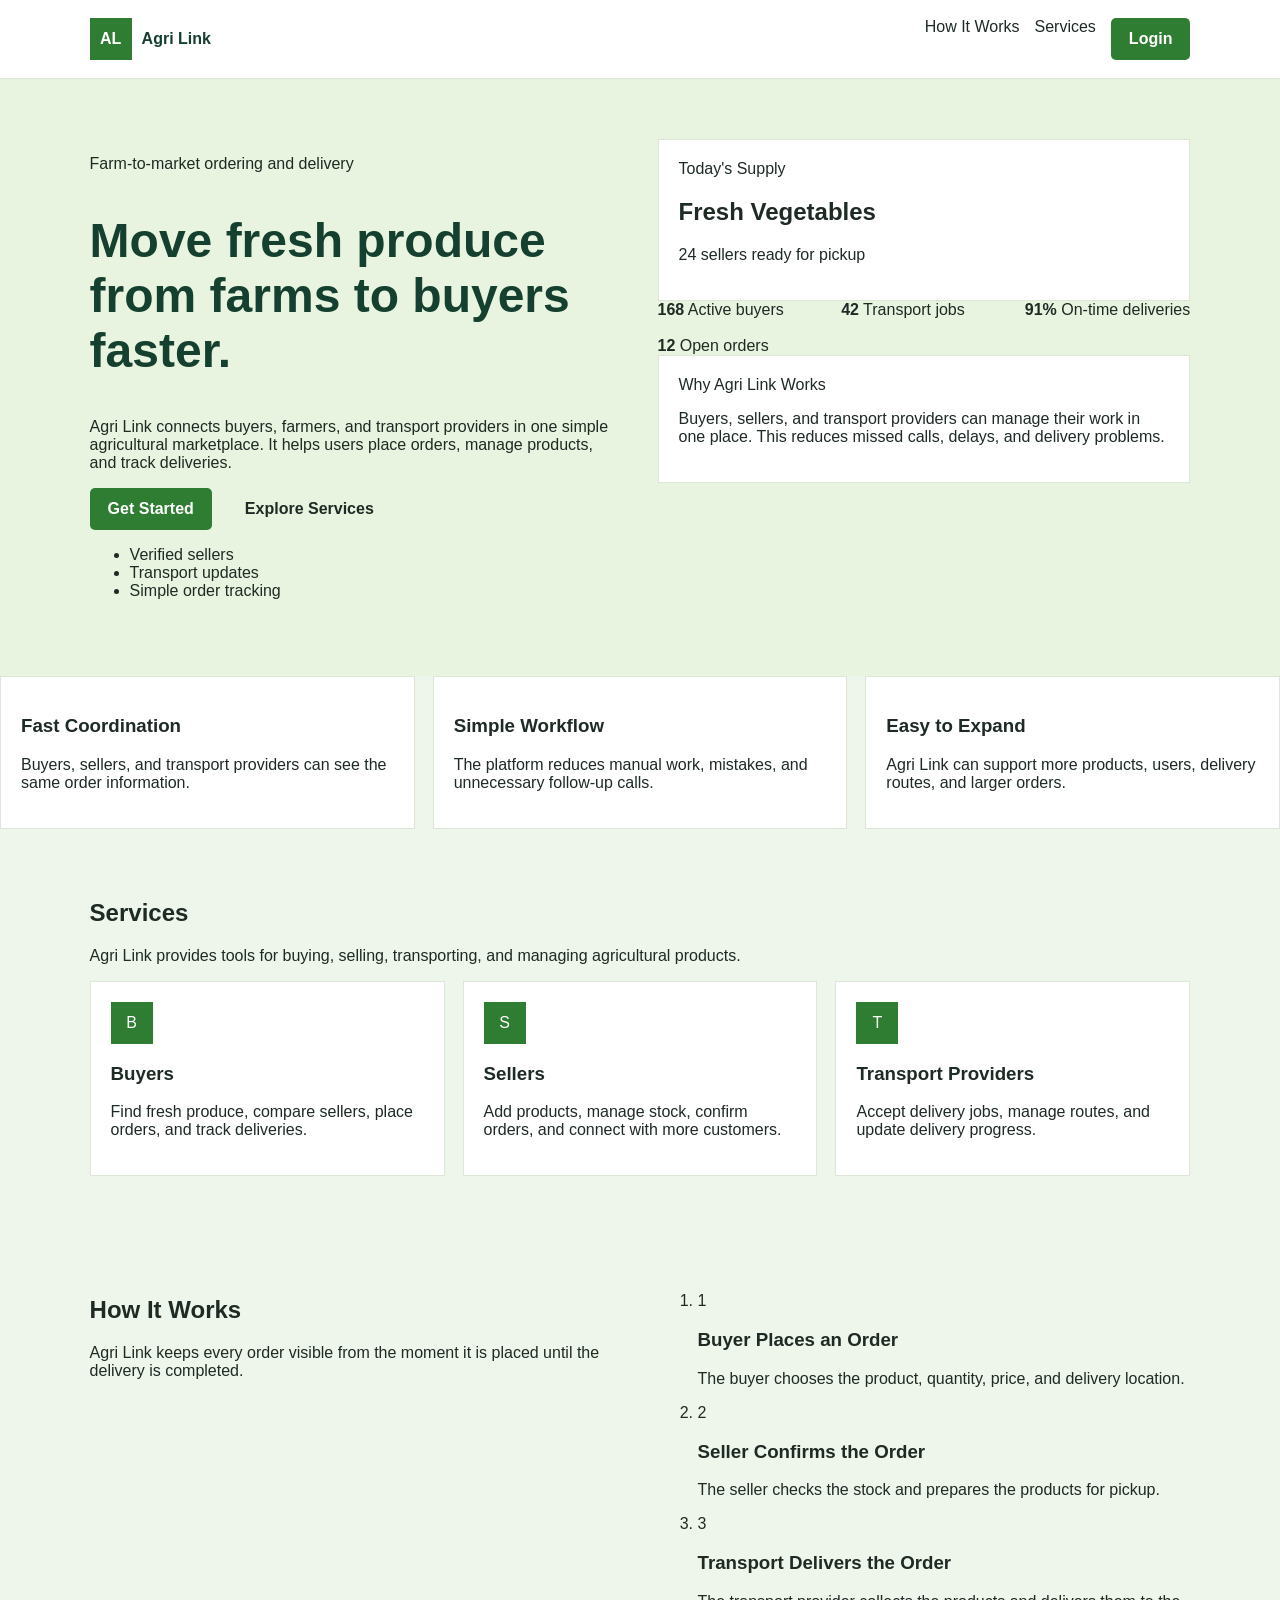
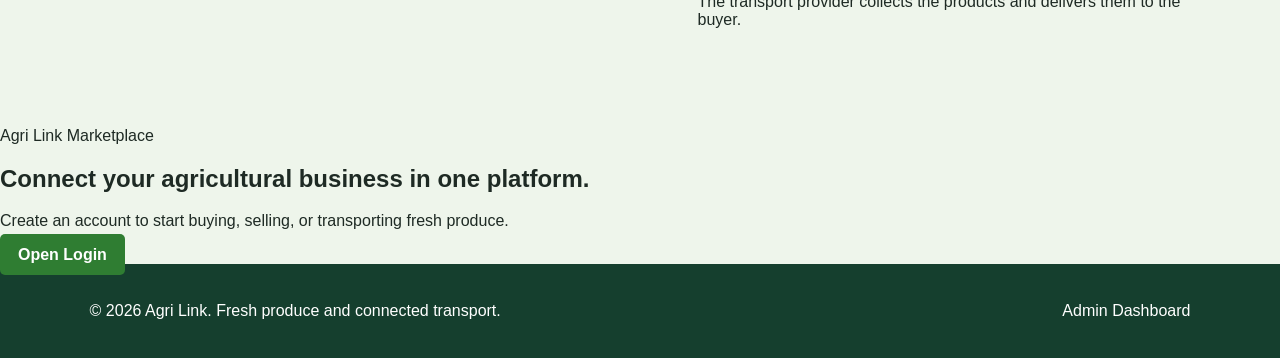
<file: index.html>
<!DOCTYPE html>
<html lang="en">

<head>
    <title>Agri Link Marketplace</title>
    <link rel="stylesheet" href="style.css">
</head>

<body>

    <header class="site-header">

        <a href="index.html" class="brand">
            <span class="brand-mark">AL</span>
            <span>Agri Link</span>
        </a>

        <nav>
            <a href="#how-it-works">How It Works</a>
            <a href="#services">Services</a>
            <a href="login.html" class="login-button">Login</a>
        </nav>

    </header>

    <main>

        <section class="hero">

            <div class="hero-content">

                <p class="small-heading">Farm-to-market ordering and delivery</p>

                <h1>Move fresh produce from farms to buyers faster.</h1>

                <p>
                    Agri Link connects buyers, farmers, and transport providers
                    in one simple agricultural marketplace. It helps users place
                    orders, manage products, and track deliveries.
                </p>

                <div class="hero-buttons">
                    <a href="login.html" class="button">Get Started</a>
                    <a href="#services" class="secondary-button">
                        Explore Services
                    </a>
                </div>

                <ul class="highlights">
                    <li>Verified sellers</li>
                    <li>Transport updates</li>
                    <li>Simple order tracking</li>
                </ul>

            </div>

            <div class="market-overview">

                <div class="market-card">
                    <span>Today's Supply</span>
                    <h2>Fresh Vegetables</h2>
                    <p>24 sellers ready for pickup</p>
                </div>

                <div class="market-stats">

                    <div>
                        <strong>168</strong>
                        <span>Active buyers</span>
                    </div>

                    <div>
                        <strong>42</strong>
                        <span>Transport jobs</span>
                    </div>

                    <div>
                        <strong>91%</strong>
                        <span>On-time deliveries</span>
                    </div>

                    <div>
                        <strong>12</strong>
                        <span>Open orders</span>
                    </div>

                </div>

                <div class="market-card">
                    <span>Why Agri Link Works</span>

                    <p>
                        Buyers, sellers, and transport providers can manage their
                        work in one place. This reduces missed calls, delays, and
                        delivery problems.
                    </p>
                </div>

            </div>

        </section>

        <section class="benefits">

            <div class="benefit-card">
                <h3>Fast Coordination</h3>
                <p>
                    Buyers, sellers, and transport providers can see the same
                    order information.
                </p>
            </div>

            <div class="benefit-card">
                <h3>Simple Workflow</h3>
                <p>
                    The platform reduces manual work, mistakes, and unnecessary
                    follow-up calls.
                </p>
            </div>

            <div class="benefit-card">
                <h3>Easy to Expand</h3>
                <p>
                    Agri Link can support more products, users, delivery routes,
                    and larger orders.
                </p>
            </div>

        </section>

        <section id="services" class="section">

            <div class="section-heading">
                <h2>Services</h2>

                <p>
                    Agri Link provides tools for buying, selling, transporting,
                    and managing agricultural products.
                </p>
            </div>

            <div class="service-cards">

                <div class="service-card">
                    <div class="icon">B</div>
                    <h3>Buyers</h3>
                    <p>
                        Find fresh produce, compare sellers, place orders, and
                        track deliveries.
                    </p>
                </div>

                <div class="service-card">
                    <div class="icon">S</div>
                    <h3>Sellers</h3>
                    <p>
                        Add products, manage stock, confirm orders, and connect
                        with more customers.
                    </p>
                </div>

                <div class="service-card">
                    <div class="icon">T</div>
                    <h3>Transport Providers</h3>
                    <p>
                        Accept delivery jobs, manage routes, and update delivery
                        progress.
                    </p>
                </div>

            </div>

        </section>

        <section id="how-it-works" class="workflow">

            <div class="workflow-introduction">
                <h2>How It Works</h2>

                <p>
                    Agri Link keeps every order visible from the moment it is
                    placed until the delivery is completed.
                </p>
            </div>

            <ol class="steps">

                <li>
                    <span>1</span>

                    <div>
                        <h3>Buyer Places an Order</h3>
                        <p>
                            The buyer chooses the product, quantity, price, and
                            delivery location.
                        </p>
                    </div>
                </li>

                <li>
                    <span>2</span>

                    <div>
                        <h3>Seller Confirms the Order</h3>
                        <p>
                            The seller checks the stock and prepares the products
                            for pickup.
                        </p>
                    </div>
                </li>

                <li>
                    <span>3</span>

                    <div>
                        <h3>Transport Delivers the Order</h3>
                        <p>
                            The transport provider collects the products and
                            delivers them to the buyer.
                        </p>
                    </div>
                </li>

            </ol>

        </section>

        <section class="call-to-action">

            <div>
                <p class="small-heading">Agri Link Marketplace</p>
                <h2>Connect your agricultural business in one platform.</h2>

                <p>
                    Create an account to start buying, selling, or transporting
                    fresh produce.
                </p>
            </div>

            <a href="login.html" class="button">Open Login</a>

        </section>

    </main>

    <footer class="site-footer">

        <p>&copy; 2026 Agri Link. Fresh produce and connected transport.</p>

        <a href="admin.html">Admin Dashboard</a>

    </footer>

</body>

</html>
</file>
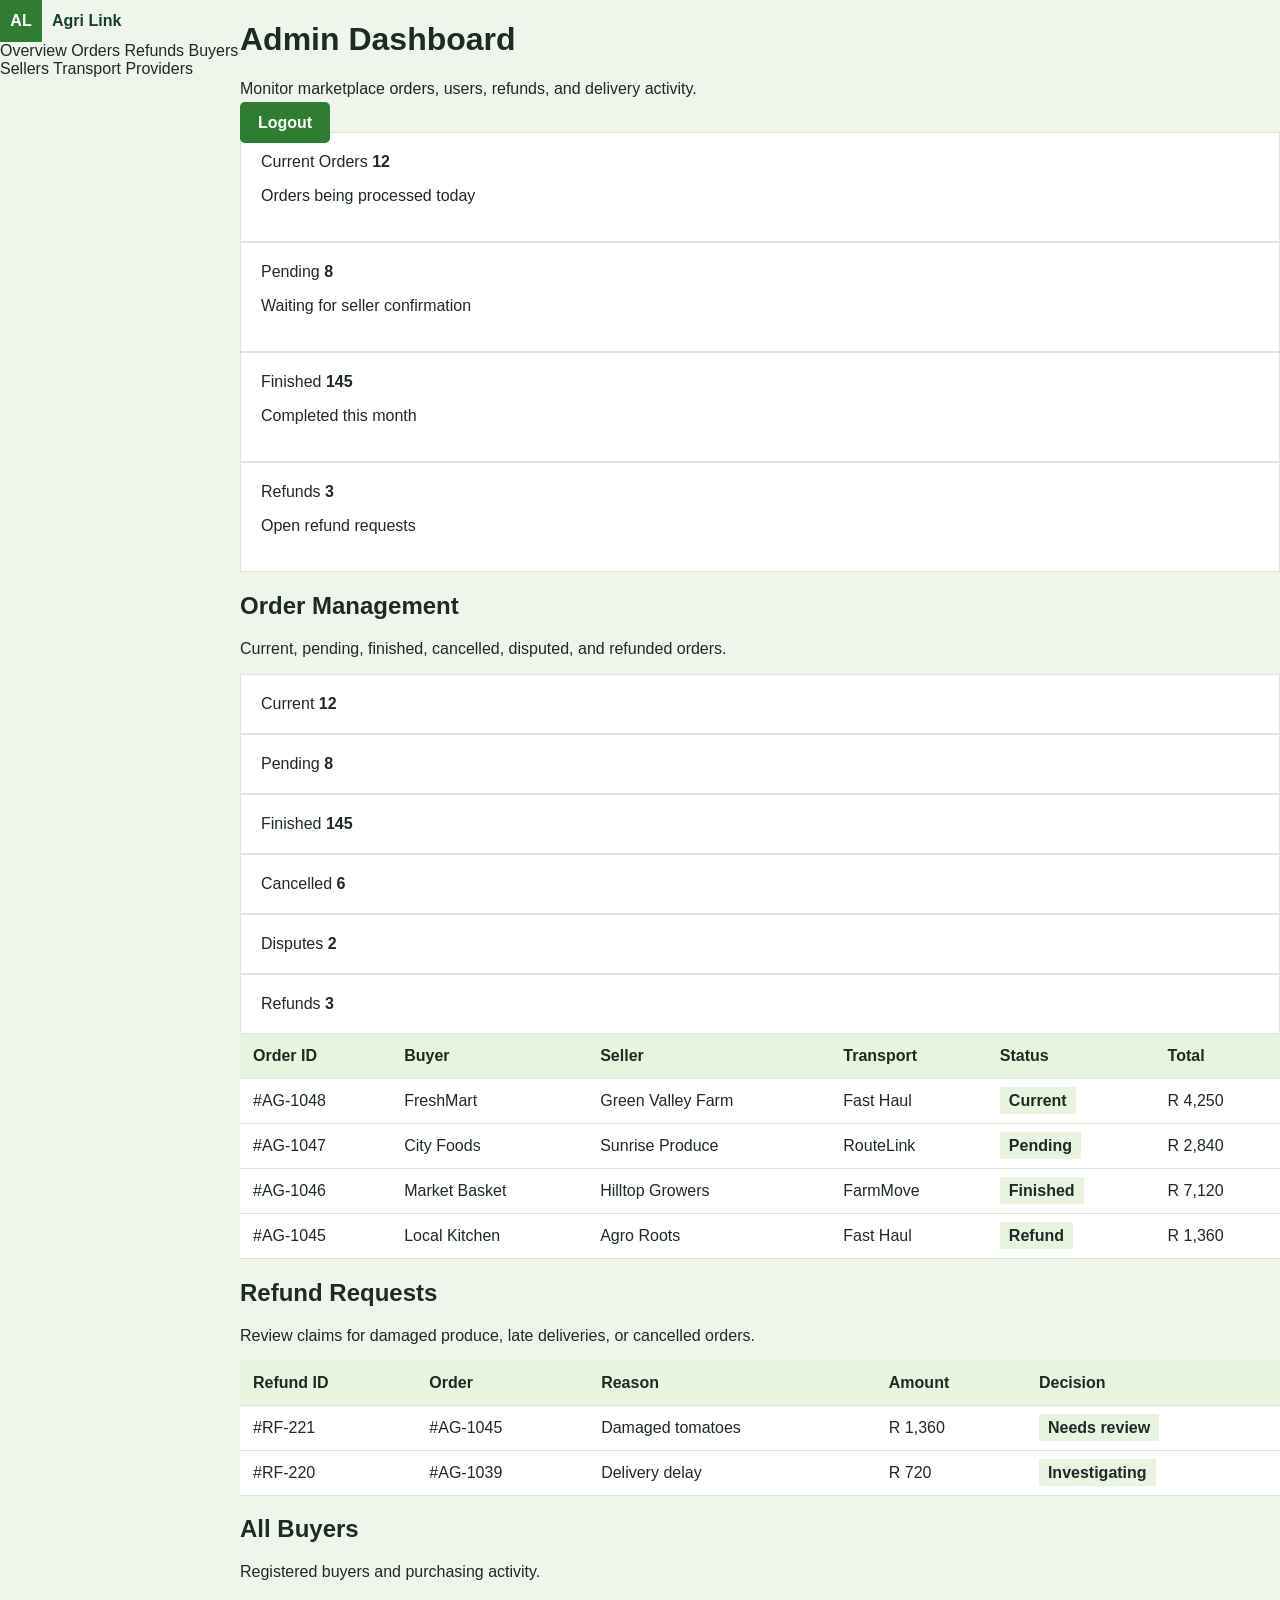
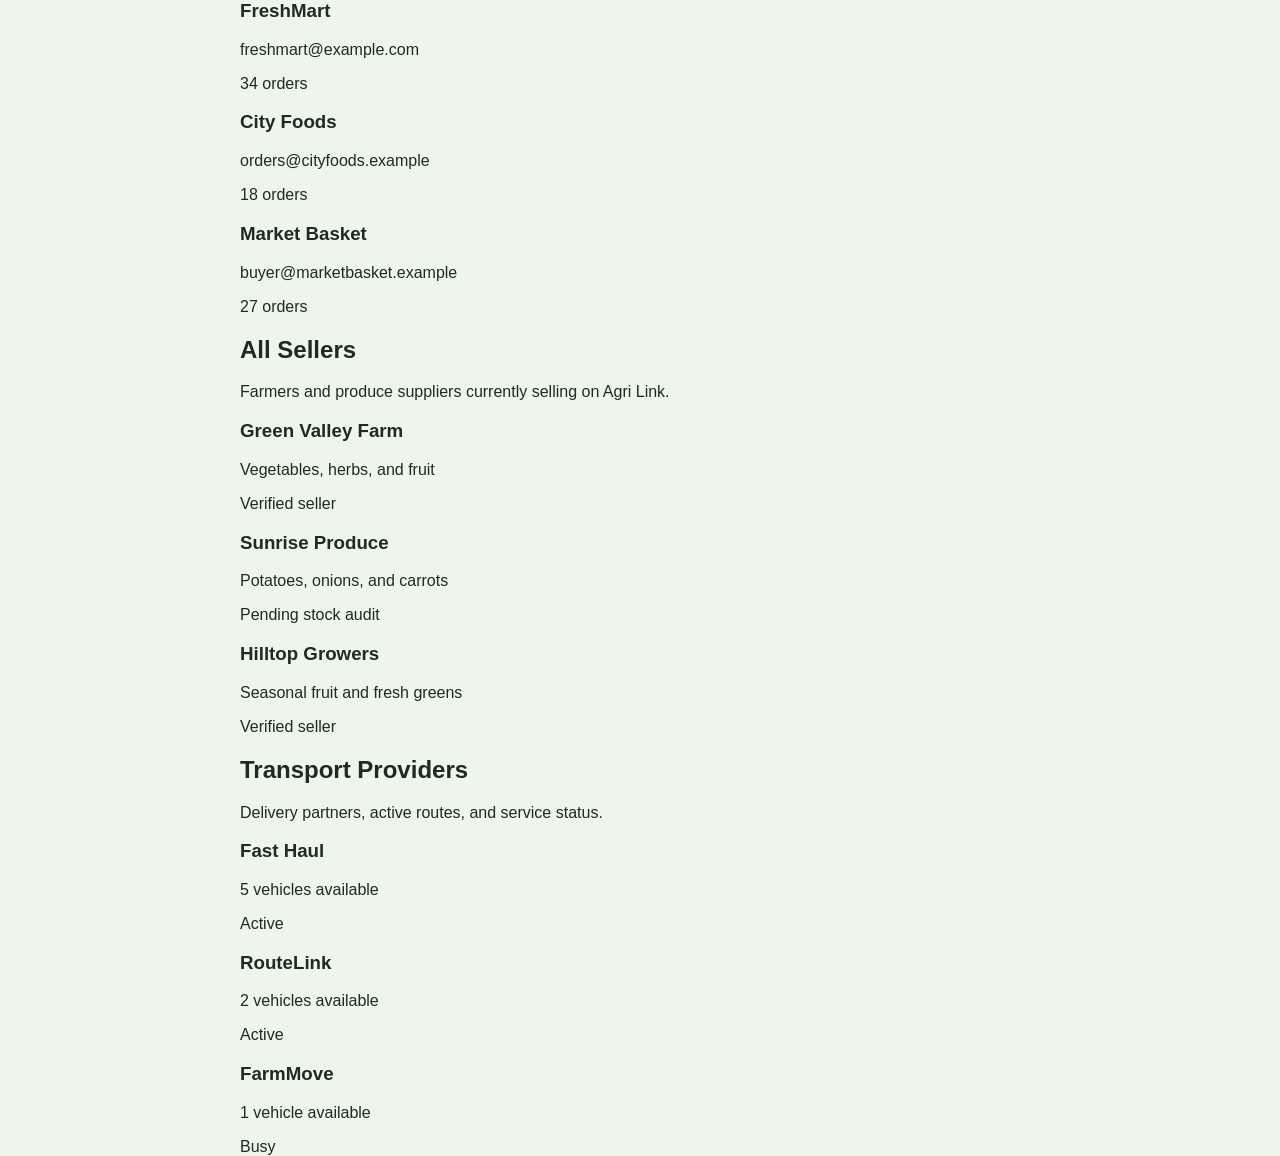
<file: admin.html>
<!DOCTYPE html>
<html lang="en">
<head>
  <meta charset="UTF-8">
  <meta name="viewport" content="width=device-width, initial-scale=1.0">
  <title>Admin Dashboard | Agri Link</title>
  <link rel="stylesheet" href="style.css">
</head>
<body class="admin-body">
  <aside class="admin-sidebar">
    <a class="brand admin-brand" href="index.html">
      <span class="brand-mark">AL</span>
      <span>Agri Link</span>
    </a>

    <nav class="admin-nav" aria-label="Admin navigation">
      <a href="#overview" class="active">Overview</a>
      <a href="#orders">Orders</a>
      <a href="#refunds">Refunds</a>
      <a href="#buyers">Buyers</a>
      <a href="#sellers">Sellers</a>
      <a href="#transport">Transport Providers</a>
    </nav>
  </aside>

  <main class="admin-main">
    <header class="admin-topbar">
      <div>
        <h1>Admin Dashboard</h1>
        <p>Monitor marketplace orders, users, refunds, and delivery activity.</p>
      </div>
      <a href="login.html" class="button button-secondary">Logout</a>
    </header>

    <section class="stats-grid" id="overview">
      <article class="stat-card">
        <span>Current Orders</span>
        <strong>12</strong>
        <p>Orders being processed today</p>
      </article>
      <article class="stat-card">
        <span>Pending</span>
        <strong>8</strong>
        <p>Waiting for seller confirmation</p>
      </article>
      <article class="stat-card">
        <span>Finished</span>
        <strong>145</strong>
        <p>Completed this month</p>
      </article>
      <article class="stat-card">
        <span>Refunds</span>
        <strong>3</strong>
        <p>Open refund requests</p>
      </article>
    </section>

    <section class="admin-section" id="orders">
      <div class="admin-section-heading">
        <h2>Order Management</h2>
        <p>Current, pending, finished, cancelled, disputed, and refunded orders.</p>
      </div>

      <div class="status-grid">
        <div class="status-card current">
          <span>Current</span>
          <strong>12</strong>
        </div>
        <div class="status-card pending">
          <span>Pending</span>
          <strong>8</strong>
        </div>
        <div class="status-card finished">
          <span>Finished</span>
          <strong>145</strong>
        </div>
        <div class="status-card cancelled">
          <span>Cancelled</span>
          <strong>6</strong>
        </div>
        <div class="status-card dispute">
          <span>Disputes</span>
          <strong>2</strong>
        </div>
        <div class="status-card refund">
          <span>Refunds</span>
          <strong>3</strong>
        </div>
      </div>

      <div class="table-wrap">
        <table>
          <thead>
            <tr>
              <th>Order ID</th>
              <th>Buyer</th>
              <th>Seller</th>
              <th>Transport</th>
              <th>Status</th>
              <th>Total</th>
            </tr>
          </thead>
          <tbody>
            <tr>
              <td>#AG-1048</td>
              <td>FreshMart</td>
              <td>Green Valley Farm</td>
              <td>Fast Haul</td>
              <td><span class="tag tag-current">Current</span></td>
              <td>R 4,250</td>
            </tr>
            <tr>
              <td>#AG-1047</td>
              <td>City Foods</td>
              <td>Sunrise Produce</td>
              <td>RouteLink</td>
              <td><span class="tag tag-pending">Pending</span></td>
              <td>R 2,840</td>
            </tr>
            <tr>
              <td>#AG-1046</td>
              <td>Market Basket</td>
              <td>Hilltop Growers</td>
              <td>FarmMove</td>
              <td><span class="tag tag-finished">Finished</span></td>
              <td>R 7,120</td>
            </tr>
            <tr>
              <td>#AG-1045</td>
              <td>Local Kitchen</td>
              <td>Agro Roots</td>
              <td>Fast Haul</td>
              <td><span class="tag tag-refund">Refund</span></td>
              <td>R 1,360</td>
            </tr>
          </tbody>
        </table>
      </div>
    </section>

    <section class="admin-section" id="refunds">
      <div class="admin-section-heading">
        <h2>Refund Requests</h2>
        <p>Review claims for damaged produce, late deliveries, or cancelled orders.</p>
      </div>
      <div class="table-wrap">
        <table>
          <thead>
            <tr>
              <th>Refund ID</th>
              <th>Order</th>
              <th>Reason</th>
              <th>Amount</th>
              <th>Decision</th>
            </tr>
          </thead>
          <tbody>
            <tr>
              <td>#RF-221</td>
              <td>#AG-1045</td>
              <td>Damaged tomatoes</td>
              <td>R 1,360</td>
              <td><span class="tag tag-pending">Needs review</span></td>
            </tr>
            <tr>
              <td>#RF-220</td>
              <td>#AG-1039</td>
              <td>Delivery delay</td>
              <td>R 720</td>
              <td><span class="tag tag-current">Investigating</span></td>
            </tr>
          </tbody>
        </table>
      </div>
    </section>

    <section class="admin-section" id="buyers">
      <div class="admin-section-heading">
        <h2>All Buyers</h2>
        <p>Registered buyers and purchasing activity.</p>
      </div>
      <div class="directory-grid">
        <article class="directory-card">
          <h3>FreshMart</h3>
          <p>freshmart@example.com</p>
          <span>34 orders</span>
        </article>
        <article class="directory-card">
          <h3>City Foods</h3>
          <p>orders@cityfoods.example</p>
          <span>18 orders</span>
        </article>
        <article class="directory-card">
          <h3>Market Basket</h3>
          <p>buyer@marketbasket.example</p>
          <span>27 orders</span>
        </article>
      </div>
    </section>

    <section class="admin-section" id="sellers">
      <div class="admin-section-heading">
        <h2>All Sellers</h2>
        <p>Farmers and produce suppliers currently selling on Agri Link.</p>
      </div>
      <div class="directory-grid">
        <article class="directory-card">
          <h3>Green Valley Farm</h3>
          <p>Vegetables, herbs, and fruit</p>
          <span>Verified seller</span>
        </article>
        <article class="directory-card">
          <h3>Sunrise Produce</h3>
          <p>Potatoes, onions, and carrots</p>
          <span>Pending stock audit</span>
        </article>
        <article class="directory-card">
          <h3>Hilltop Growers</h3>
          <p>Seasonal fruit and fresh greens</p>
          <span>Verified seller</span>
        </article>
      </div>
    </section>

    <section class="admin-section" id="transport">
      <div class="admin-section-heading">
        <h2>Transport Providers</h2>
        <p>Delivery partners, active routes, and service status.</p>
      </div>
      <div class="directory-grid">
        <article class="directory-card">
          <h3>Fast Haul</h3>
          <p>5 vehicles available</p>
          <span>Active</span>
        </article>
        <article class="directory-card">
          <h3>RouteLink</h3>
          <p>2 vehicles available</p>
          <span>Active</span>
        </article>
        <article class="directory-card">
          <h3>FarmMove</h3>
          <p>1 vehicle available</p>
          <span>Busy</span>
        </article>
      </div>
    </section>
  </main>
</body>
</html>
</file>
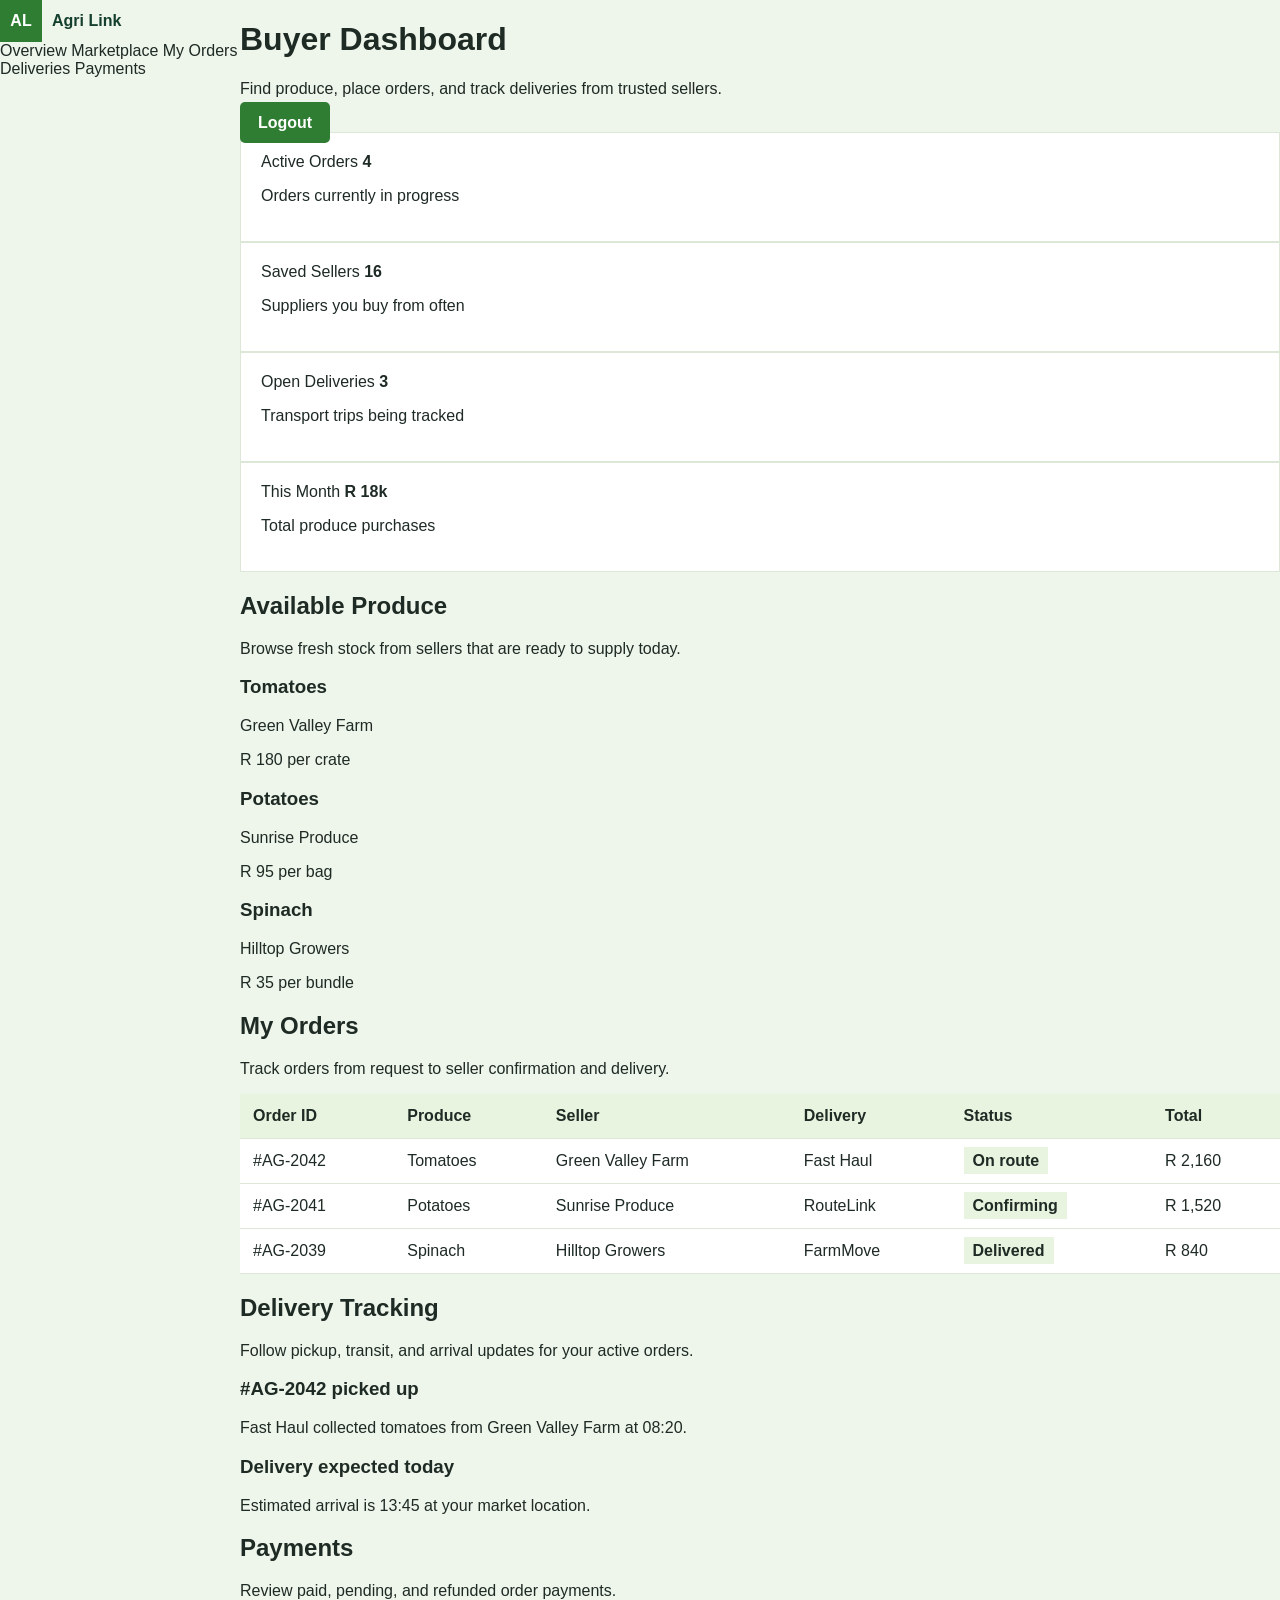
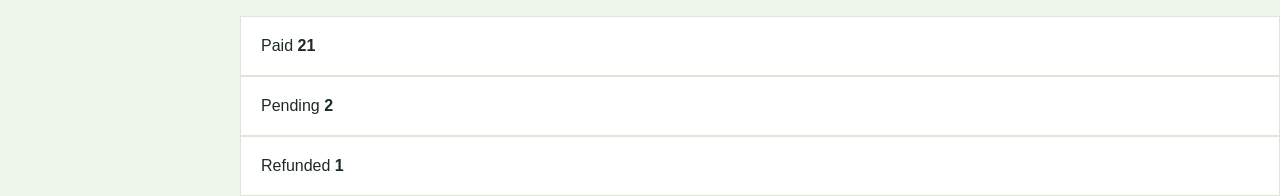
<file: buyer.html>
<!DOCTYPE html>
<html lang="en">
<head>
  <meta charset="UTF-8">
  <meta name="viewport" content="width=device-width, initial-scale=1.0">
  <title>Buyer Dashboard | Agri Link</title>
  <link rel="stylesheet" href="style.css">
</head>
<body class="admin-body">
  <aside class="admin-sidebar">
    <a class="brand admin-brand" href="index.html">
      <span class="brand-mark">AL</span>
      <span>Agri Link</span>
    </a>

    <nav class="admin-nav" aria-label="Buyer navigation">
      <a href="#overview" class="active">Overview</a>
      <a href="#market">Marketplace</a>
      <a href="#orders">My Orders</a>
      <a href="#deliveries">Deliveries</a>
      <a href="#payments">Payments</a>
    </nav>
  </aside>

  <main class="admin-main">
    <header class="admin-topbar">
      <div>
        <h1>Buyer Dashboard</h1>
        <p>Find produce, place orders, and track deliveries from trusted sellers.</p>
      </div>
      <a href="login.html" class="button button-secondary">Logout</a>
    </header>

    <section class="stats-grid" id="overview">
      <article class="stat-card">
        <span>Active Orders</span>
        <strong>4</strong>
        <p>Orders currently in progress</p>
      </article>
      <article class="stat-card">
        <span>Saved Sellers</span>
        <strong>16</strong>
        <p>Suppliers you buy from often</p>
      </article>
      <article class="stat-card">
        <span>Open Deliveries</span>
        <strong>3</strong>
        <p>Transport trips being tracked</p>
      </article>
      <article class="stat-card">
        <span>This Month</span>
        <strong>R 18k</strong>
        <p>Total produce purchases</p>
      </article>
    </section>

    <section class="admin-section" id="market">
      <div class="admin-section-heading">
        <h2>Available Produce</h2>
        <p>Browse fresh stock from sellers that are ready to supply today.</p>
      </div>

      <div class="directory-grid">
        <article class="directory-card">
          <h3>Tomatoes</h3>
          <p>Green Valley Farm</p>
          <span>R 180 per crate</span>
        </article>
        <article class="directory-card">
          <h3>Potatoes</h3>
          <p>Sunrise Produce</p>
          <span>R 95 per bag</span>
        </article>
        <article class="directory-card">
          <h3>Spinach</h3>
          <p>Hilltop Growers</p>
          <span>R 35 per bundle</span>
        </article>
      </div>
    </section>

    <section class="admin-section" id="orders">
      <div class="admin-section-heading">
        <h2>My Orders</h2>
        <p>Track orders from request to seller confirmation and delivery.</p>
      </div>

      <div class="table-wrap">
        <table>
          <thead>
            <tr>
              <th>Order ID</th>
              <th>Produce</th>
              <th>Seller</th>
              <th>Delivery</th>
              <th>Status</th>
              <th>Total</th>
            </tr>
          </thead>
          <tbody>
            <tr>
              <td>#AG-2042</td>
              <td>Tomatoes</td>
              <td>Green Valley Farm</td>
              <td>Fast Haul</td>
              <td><span class="tag tag-current">On route</span></td>
              <td>R 2,160</td>
            </tr>
            <tr>
              <td>#AG-2041</td>
              <td>Potatoes</td>
              <td>Sunrise Produce</td>
              <td>RouteLink</td>
              <td><span class="tag tag-pending">Confirming</span></td>
              <td>R 1,520</td>
            </tr>
            <tr>
              <td>#AG-2039</td>
              <td>Spinach</td>
              <td>Hilltop Growers</td>
              <td>FarmMove</td>
              <td><span class="tag tag-finished">Delivered</span></td>
              <td>R 840</td>
            </tr>
          </tbody>
        </table>
      </div>
    </section>

    <section class="admin-section" id="deliveries">
      <div class="admin-section-heading">
        <h2>Delivery Tracking</h2>
        <p>Follow pickup, transit, and arrival updates for your active orders.</p>
      </div>
      <div class="timeline-list">
        <div class="timeline-item">
          <span></span>
          <div>
            <h3>#AG-2042 picked up</h3>
            <p>Fast Haul collected tomatoes from Green Valley Farm at 08:20.</p>
          </div>
        </div>
        <div class="timeline-item">
          <span></span>
          <div>
            <h3>Delivery expected today</h3>
            <p>Estimated arrival is 13:45 at your market location.</p>
          </div>
        </div>
      </div>
    </section>

    <section class="admin-section" id="payments">
      <div class="admin-section-heading">
        <h2>Payments</h2>
        <p>Review paid, pending, and refunded order payments.</p>
      </div>
      <div class="status-grid compact-status-grid">
        <div class="status-card finished">
          <span>Paid</span>
          <strong>21</strong>
        </div>
        <div class="status-card pending">
          <span>Pending</span>
          <strong>2</strong>
        </div>
        <div class="status-card refund">
          <span>Refunded</span>
          <strong>1</strong>
        </div>
      </div>
    </section>
  </main>
</body>
</html>
</file>
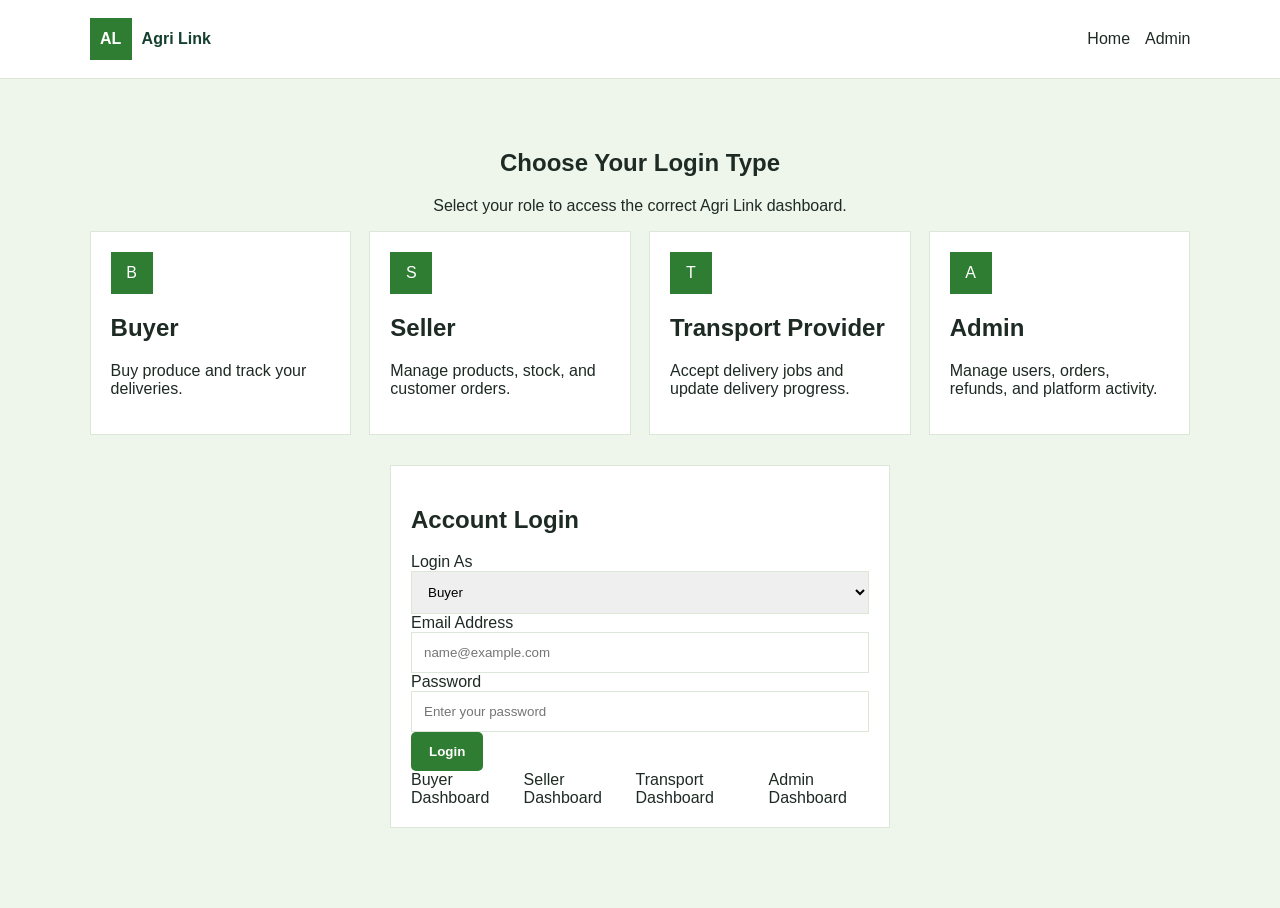
<file: login.html>
<!DOCTYPE html>
<html lang="en">

<head>
    <title>Agri Link Login</title>
    <link rel="stylesheet" href="style.css">
</head>

<body class="login-body">

    <header class="site-header">

        <a href="index.html" class="brand">
            <span class="brand-mark">AL</span>
            <span>Agri Link</span>
        </a>

        <nav>
            <a href="index.html">Home</a>
            <a href="admin.html">Admin</a>
        </nav>

    </header>

    <main class="login-page">

        <section class="login-intro">
            <h1>Choose Your Login Type</h1>
            <p>Select your role to access the correct Agri Link dashboard.</p>
        </section>

        <section class="role-grid">

            <a href="buyer.html" class="role-card">
                <span class="role-icon">B</span>
                <h2>Buyer</h2>
                <p>Buy produce and track your deliveries.</p>
            </a>

            <a href="seller.html" class="role-card">
                <span class="role-icon">S</span>
                <h2>Seller</h2>
                <p>Manage products, stock, and customer orders.</p>
            </a>

            <a href="transport.html" class="role-card">
                <span class="role-icon">T</span>
                <h2>Transport Provider</h2>
                <p>Accept delivery jobs and update delivery progress.</p>
            </a>

            <a href="admin.html" class="role-card">
                <span class="role-icon">A</span>
                <h2>Admin</h2>
                <p>Manage users, orders, refunds, and platform activity.</p>
            </a>

        </section>

        <section class="login-section">

            <form class="login-form">

                <h2>Account Login</h2>

                <label for="role">Login As</label>
                <select id="role" name="role">
                    <option value="buyer">Buyer</option>
                    <option value="seller">Seller</option>
                    <option value="transport">Transport Provider</option>
                    <option value="admin">Admin</option>
                </select>

                <label for="email">Email Address</label>
                <input
                    type="email"
                    id="email"
                    name="email"
                    placeholder="name@example.com"
                    required
                >

                <label for="password">Password</label>
                <input
                    type="password"
                    id="password"
                    name="password"
                    placeholder="Enter your password"
                    required
                >

                <button type="submit" class="button">Login</button>

                <div class="quick-links">
                    <a href="buyer.html">Buyer Dashboard</a>
                    <a href="seller.html">Seller Dashboard</a>
                    <a href="transport.html">Transport Dashboard</a>
                    <a href="admin.html">Admin Dashboard</a>
                </div>

            </form>

        </section>

    </main>

</body>

</html>
</file>
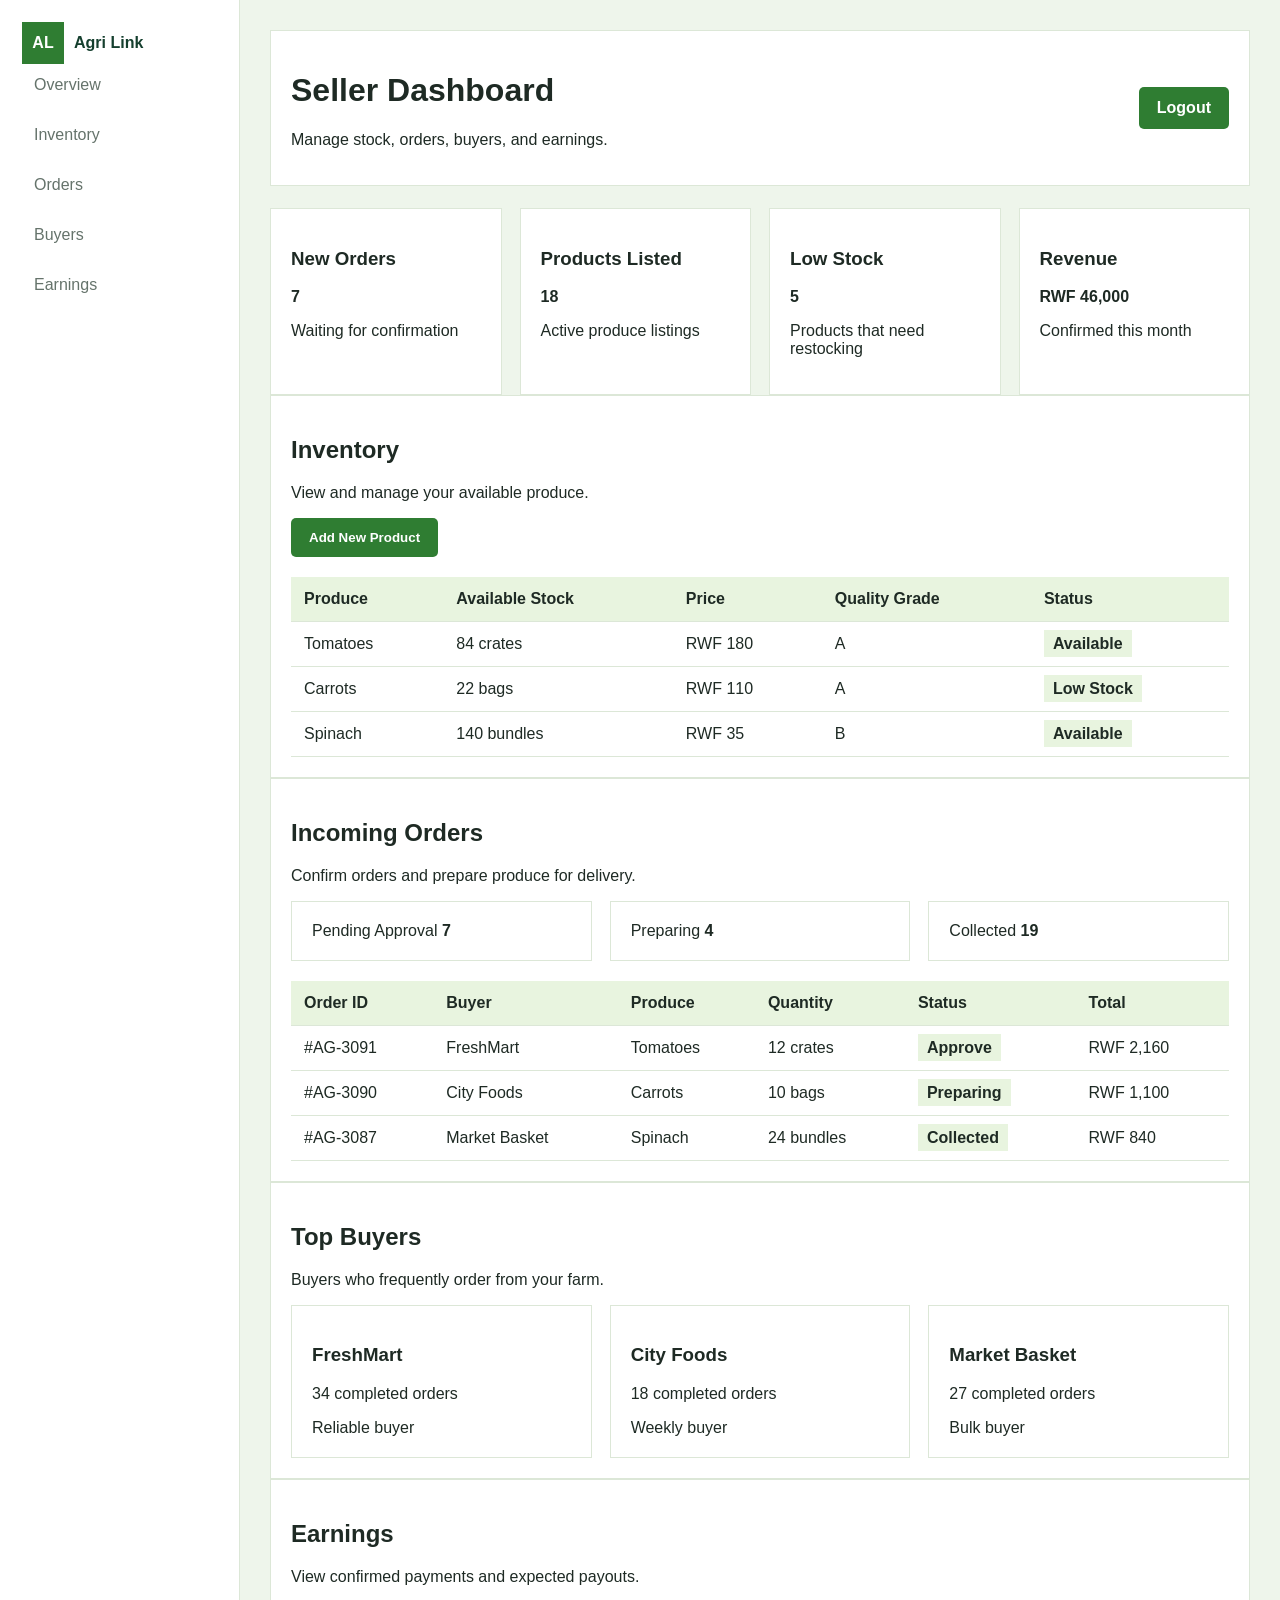
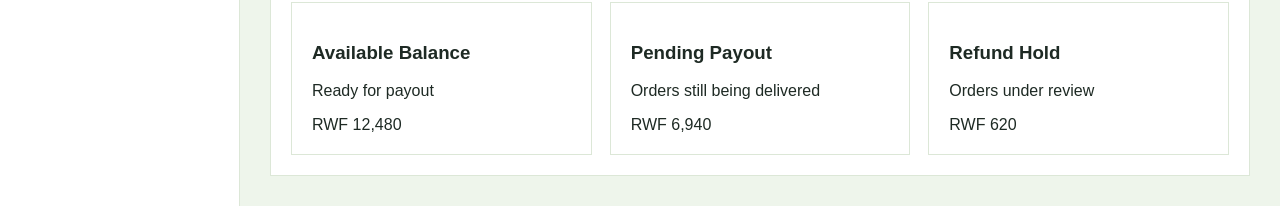
<file: seller.html>
<!DOCTYPE html>
<html lang="en">

<head>
    <title>Agri Link Seller Dashboard</title>
    <link rel="stylesheet" href="style.css">
</head>

<body class="admin-body">

    <aside class="sidebar">

        <a href="index.html" class="brand">
            <span class="brand-mark">AL</span>
            <span>Agri Link</span>
        </a>

        <nav>
            <a href="#overview">Overview</a>
            <a href="#inventory">Inventory</a>
            <a href="#orders">Orders</a>
            <a href="#buyers">Buyers</a>
            <a href="#earnings">Earnings</a>
        </nav>

    </aside>

    <main class="dashboard">

        <header class="topbar">

            <div>
                <h1>Seller Dashboard</h1>
                <p>Manage stock, orders, buyers, and earnings.</p>
            </div>

            <a href="login.html" class="logout-button">Logout</a>

        </header>

        <section id="overview" class="stats">

            <div class="stat-card">
                <h3>New Orders</h3>
                <strong>7</strong>
                <p>Waiting for confirmation</p>
            </div>

            <div class="stat-card">
                <h3>Products Listed</h3>
                <strong>18</strong>
                <p>Active produce listings</p>
            </div>

            <div class="stat-card">
                <h3>Low Stock</h3>
                <strong>5</strong>
                <p>Products that need restocking</p>
            </div>

            <div class="stat-card">
                <h3>Revenue</h3>
                <strong>RWF 46,000</strong>
                <p>Confirmed this month</p>
            </div>

        </section>

        <section id="inventory" class="dashboard-section">

            <h2>Inventory</h2>
            <p>View and manage your available produce.</p>

            <div class="table-container">

                <table>

                    <thead>
                        <tr>
                            <th>Produce</th>
                            <th>Available Stock</th>
                            <th>Price</th>
                            <th>Quality Grade</th>
                            <th>Status</th>
                        </tr>
                    </thead>

                    <tbody>

                        <tr>
                            <td>Tomatoes</td>
                            <td>84 crates</td>
                            <td>RWF 180</td>
                            <td>A</td>
                            <td>
                                <span class="tag finished">Available</span>
                            </td>
                        </tr>

                        <tr>
                            <td>Carrots</td>
                            <td>22 bags</td>
                            <td>RWF 110</td>
                            <td>A</td>
                            <td>
                                <span class="tag pending">Low Stock</span>
                            </td>
                        </tr>

                        <tr>
                            <td>Spinach</td>
                            <td>140 bundles</td>
                            <td>RWF 35</td>
                            <td>B</td>
                            <td>
                                <span class="tag finished">Available</span>
                            </td>
                        </tr>

                    </tbody>

                </table>

            </div>

        </section>

        <section id="orders" class="dashboard-section">

            <h2>Incoming Orders</h2>
            <p>Confirm orders and prepare produce for delivery.</p>

            <div class="order-status">

                <div class="status-card">
                    <span>Pending Approval</span>
                    <strong>7</strong>
                </div>

                <div class="status-card">
                    <span>Preparing</span>
                    <strong>4</strong>
                </div>

                <div class="status-card">
                    <span>Collected</span>
                    <strong>19</strong>
                </div>

            </div>

            <div class="table-container">

                <table>

                    <thead>
                        <tr>
                            <th>Order ID</th>
                            <th>Buyer</th>
                            <th>Produce</th>
                            <th>Quantity</th>
                            <th>Status</th>
                            <th>Total</th>
                        </tr>
                    </thead>

                    <tbody>

                        <tr>
                            <td>#AG-3091</td>
                            <td>FreshMart</td>
                            <td>Tomatoes</td>
                            <td>12 crates</td>
                            <td>
                                <span class="tag pending">Approve</span>
                            </td>
                            <td>RWF 2,160</td>
                        </tr>

                        <tr>
                            <td>#AG-3090</td>
                            <td>City Foods</td>
                            <td>Carrots</td>
                            <td>10 bags</td>
                            <td>
                                <span class="tag current">Preparing</span>
                            </td>
                            <td>RWF 1,100</td>
                        </tr>

                        <tr>
                            <td>#AG-3087</td>
                            <td>Market Basket</td>
                            <td>Spinach</td>
                            <td>24 bundles</td>
                            <td>
                                <span class="tag finished">Collected</span>
                            </td>
                            <td>RWF 840</td>
                        </tr>

                    </tbody>

                </table>

            </div>

        </section>

        <section id="buyers" class="dashboard-section">

            <h2>Top Buyers</h2>
            <p>Buyers who frequently order from your farm.</p>

            <div class="cards">

                <div class="user-card">
                    <h3>FreshMart</h3>
                    <p>34 completed orders</p>
                    <span>Reliable buyer</span>
                </div>

                <div class="user-card">
                    <h3>City Foods</h3>
                    <p>18 completed orders</p>
                    <span>Weekly buyer</span>
                </div>

                <div class="user-card">
                    <h3>Market Basket</h3>
                    <p>27 completed orders</p>
                    <span>Bulk buyer</span>
                </div>

            </div>

        </section>

        <section id="earnings" class="dashboard-section">

            <h2>Earnings</h2>
            <p>View confirmed payments and expected payouts.</p>

            <div class="cards">

                <div class="user-card">
                    <h3>Available Balance</h3>
                    <p>Ready for payout</p>
                    <span>RWF 12,480</span>
                </div>

                <div class="user-card">
                    <h3>Pending Payout</h3>
                    <p>Orders still being delivered</p>
                    <span>RWF 6,940</span>
                </div>

                <div class="user-card">
                    <h3>Refund Hold</h3>
                    <p>Orders under review</p>
                    <span>RWF 620</span>
                </div>

            </div>

        </section>

    </main>
<script src="script.js"></script>
</body>

</html>
</file>
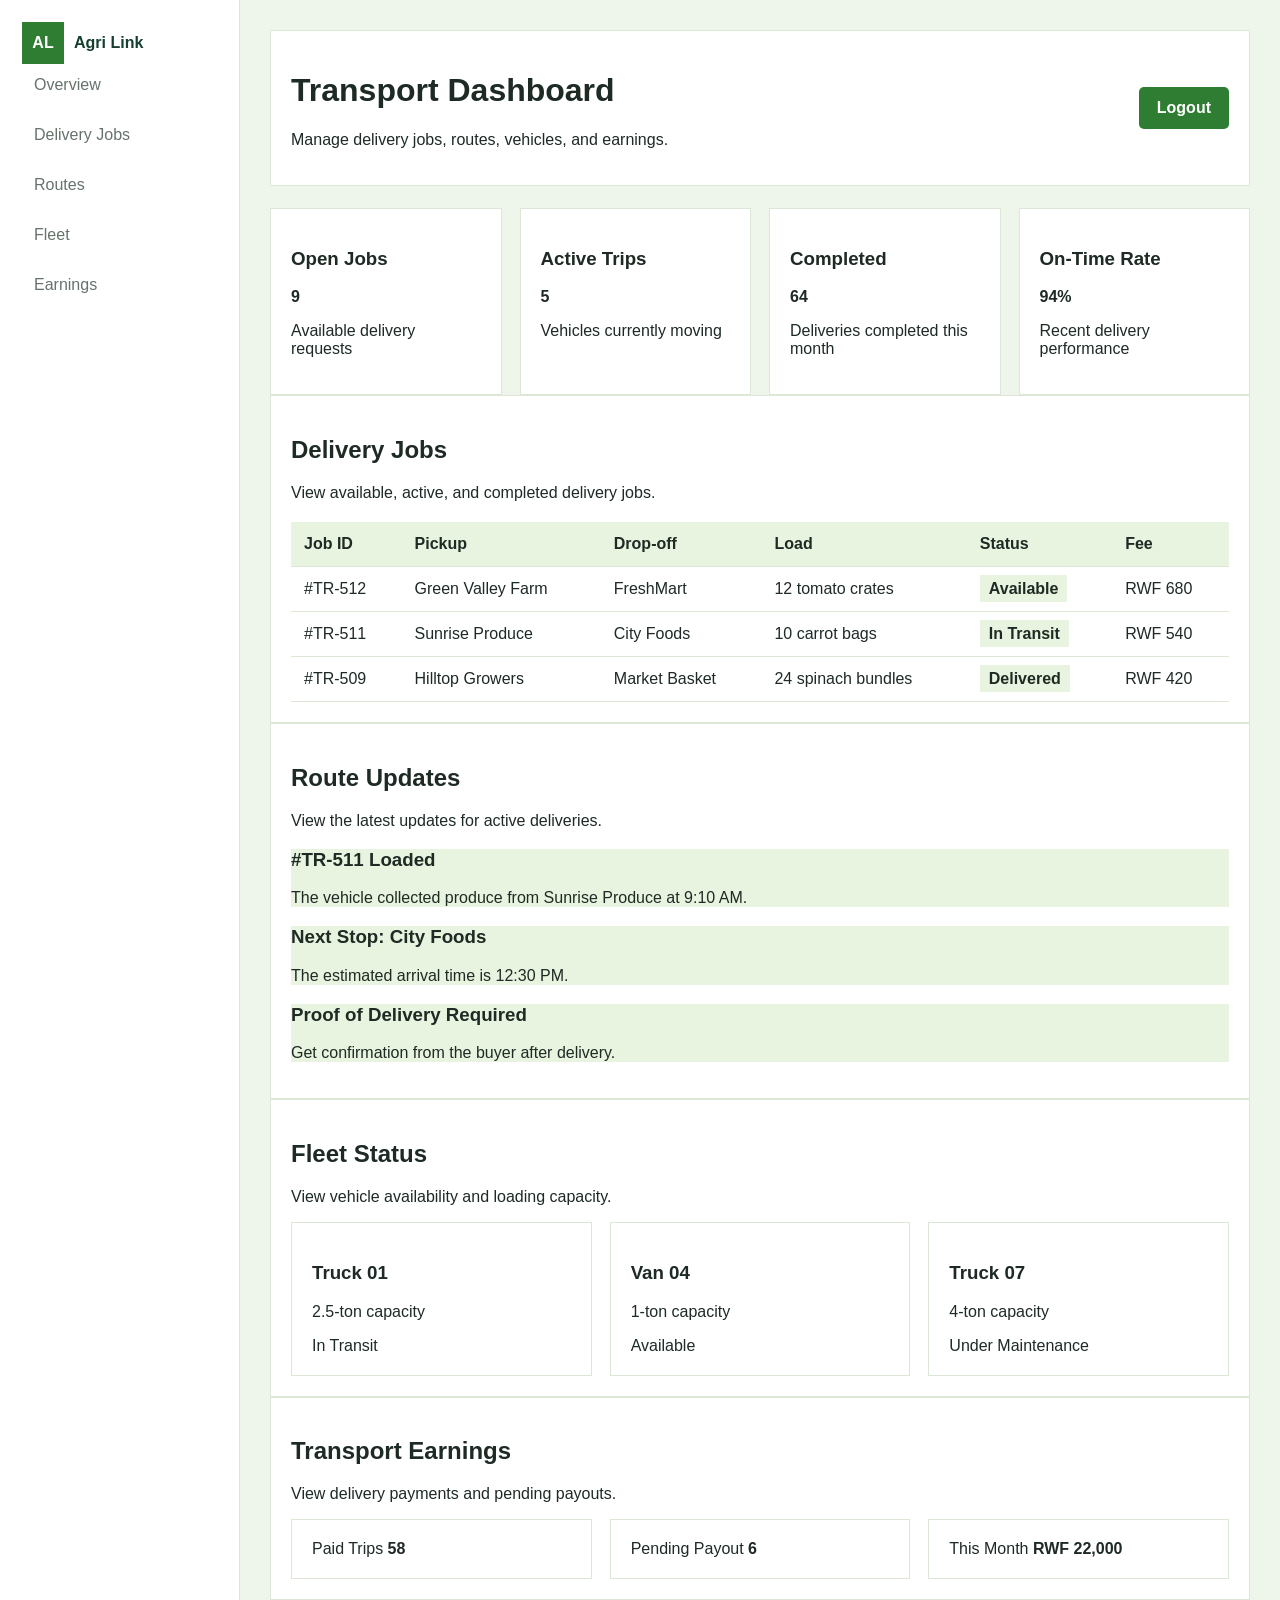
<file: transport.html>
<!DOCTYPE html>
<html lang="en">

<head>
    <title>Agri Link Transport Dashboard</title>
    <link rel="stylesheet" href="style.css">
</head>

<body class="admin-body">

    <aside class="sidebar">

        <a href="index.html" class="brand">
            <span class="brand-mark">AL</span>
            <span>Agri Link</span>
        </a>

        <nav>
            <a href="#overview">Overview</a>
            <a href="#jobs">Delivery Jobs</a>
            <a href="#routes">Routes</a>
            <a href="#fleet">Fleet</a>
            <a href="#earnings">Earnings</a>
        </nav>

    </aside>

    <main class="dashboard">

        <header class="topbar">

            <div>
                <h1>Transport Dashboard</h1>
                <p>Manage delivery jobs, routes, vehicles, and earnings.</p>
            </div>

            <a href="login.html" class="logout-button">Logout</a>

        </header>

        <section id="overview" class="stats">

            <div class="stat-card">
                <h3>Open Jobs</h3>
                <strong>9</strong>
                <p>Available delivery requests</p>
            </div>

            <div class="stat-card">
                <h3>Active Trips</h3>
                <strong>5</strong>
                <p>Vehicles currently moving</p>
            </div>

            <div class="stat-card">
                <h3>Completed</h3>
                <strong>64</strong>
                <p>Deliveries completed this month</p>
            </div>

            <div class="stat-card">
                <h3>On-Time Rate</h3>
                <strong>94%</strong>
                <p>Recent delivery performance</p>
            </div>

        </section>

        <section id="jobs" class="dashboard-section">

            <h2>Delivery Jobs</h2>
            <p>View available, active, and completed delivery jobs.</p>

            <div class="table-container">

                <table>

                    <thead>
                        <tr>
                            <th>Job ID</th>
                            <th>Pickup</th>
                            <th>Drop-off</th>
                            <th>Load</th>
                            <th>Status</th>
                            <th>Fee</th>
                        </tr>
                    </thead>

                    <tbody>

                        <tr>
                            <td>#TR-512</td>
                            <td>Green Valley Farm</td>
                            <td>FreshMart</td>
                            <td>12 tomato crates</td>
                            <td>
                                <span class="tag pending">Available</span>
                            </td>
                            <td>RWF 680</td>
                        </tr>

                        <tr>
                            <td>#TR-511</td>
                            <td>Sunrise Produce</td>
                            <td>City Foods</td>
                            <td>10 carrot bags</td>
                            <td>
                                <span class="tag current">In Transit</span>
                            </td>
                            <td>RWF 540</td>
                        </tr>

                        <tr>
                            <td>#TR-509</td>
                            <td>Hilltop Growers</td>
                            <td>Market Basket</td>
                            <td>24 spinach bundles</td>
                            <td>
                                <span class="tag finished">Delivered</span>
                            </td>
                            <td>RWF 420</td>
                        </tr>

                    </tbody>

                </table>

            </div>

        </section>

        <section id="routes" class="dashboard-section">

            <h2>Route Updates</h2>
            <p>View the latest updates for active deliveries.</p>

            <div class="delivery-list">

                <div class="delivery-item">
                    <h3>#TR-511 Loaded</h3>
                    <p>
                        The vehicle collected produce from Sunrise Produce
                        at 9:10 AM.
                    </p>
                </div>

                <div class="delivery-item">
                    <h3>Next Stop: City Foods</h3>
                    <p>
                        The estimated arrival time is 12:30 PM.
                    </p>
                </div>

                <div class="delivery-item">
                    <h3>Proof of Delivery Required</h3>
                    <p>
                        Get confirmation from the buyer after delivery.
                    </p>
                </div>

            </div>

        </section>

        <section id="fleet" class="dashboard-section">

            <h2>Fleet Status</h2>
            <p>View vehicle availability and loading capacity.</p>

            <div class="cards">

                <div class="user-card">
                    <h3>Truck 01</h3>
                    <p>2.5-ton capacity</p>
                    <span>In Transit</span>
                </div>

                <div class="user-card">
                    <h3>Van 04</h3>
                    <p>1-ton capacity</p>
                    <span>Available</span>
                </div>

                <div class="user-card">
                    <h3>Truck 07</h3>
                    <p>4-ton capacity</p>
                    <span>Under Maintenance</span>
                </div>

            </div>

        </section>

        <section id="earnings" class="dashboard-section">

            <h2>Transport Earnings</h2>
            <p>View delivery payments and pending payouts.</p>

            <div class="payment-status">

                <div class="status-card">
                    <span>Paid Trips</span>
                    <strong>58</strong>
                </div>

                <div class="status-card">
                    <span>Pending Payout</span>
                    <strong>6</strong>
                </div>

                <div class="status-card">
                    <span>This Month</span>
                    <strong>RWF 22,000</strong>
                </div>

            </div>

        </section>

    </main>

</body>

</html>
</file>
<file: style.css>
:root {
    --green: #2f7d32;
    --dark: #153f2e;
    --light: #e8f4df;
    --white: #ffffff;
    --gray: #65736b;
    --border: #dce7d7;
    --background: #eef5eb;
}
* { box-sizing: border-box; }
html, body {
    min-height: 100%; margin: 0;
    background-color: var(--background);
    color: #1e2a24; font-family: Arial, sans-serif;
}
a { color: inherit; text-decoration: none; }
.site-header, .topbar, .site-footer {
    display: flex; align-items: center;
    justify-content: space-between;
}
.site-header {
    padding: 18px 7%; background-color: var(--white);
    border-bottom: 1px solid var(--border);
}
.brand {
    display: flex; align-items: center; gap: 10px;
    color: var(--dark); font-weight: bold;
}
.brand-mark, .icon, .role-icon {
    display: grid; width: 42px; height: 42px;
    place-items: center; color: var(--white); background-color: var(--green);
}
.site-header nav, .hero-buttons, .quick-links { display: flex; gap: 15px; }
.button, .login-button, .logout-button, .secondary-button {
    padding: 12px 18px; border-radius: 5px; font-weight: bold;
}
.button, .login-button, .logout-button {
    color: var(--white); background-color: var(--green); border: none;
}
.hero {
    display: grid; grid-template-columns: 1fr 1fr;
    gap: 35px; padding: 60px 7%; background-color: var(--light);
}
.hero h1 { color: var(--dark); font-size: 48px; }
.market-card, .benefit-card, .service-card, .product-card,
.user-card, .role-card, .stat-card, .status-card,
.dashboard-section, .login-form {
    padding: 20px; background-color: var(--white);
    border: 1px solid var(--border);
}
.market-stats, .benefits, .service-cards, .cards,
.role-grid, .stats, .order-status, .payment-status {
    display: grid; gap: 18px;
}
.market-stats, .benefits, .service-cards, .cards { grid-template-columns: repeat(3, 1fr); }
.section, .workflow, .login-page { padding: 50px 7%; }
.workflow {
    display: grid; grid-template-columns: 1fr 1fr; gap: 35px;
}
.site-footer {
    padding: 22px 7%; color: var(--white); background-color: var(--dark);
}
.login-intro { text-align: center; }
.role-grid { grid-template-columns: repeat(4, 1fr); }
.login-form { width: 500px; margin: 30px auto; }
.login-form input, .login-form select {
    width: 100%; padding: 12px; border: 1px solid var(--border);
}
.admin-body {
    display: grid; grid-template-columns: 240px 1fr;
    min-height: 100vh; background-color: var(--background);
}
.sidebar {
    padding: 22px; background-color: var(--white);
    border-right: 1px solid var(--border);
}
.sidebar nav { display: grid; gap: 8px; }
.sidebar nav a { padding: 12px; color: var(--gray); }
.dashboard {
    min-height: 100vh; padding: 30px; background-color: var(--background);
}
.topbar {
    padding: 20px; margin-bottom: 22px;
    background-color: var(--white); border: 1px solid var(--border);
}
.stats { grid-template-columns: repeat(4, 1fr); }
.order-status, .payment-status {
    grid-template-columns: repeat(3, 1fr);
}
.table-container { overflow-x: auto; margin-top: 20px; }
table {
    width: 100%; border-collapse: collapse; background-color: var(--white);
}
th, td {
    padding: 13px; text-align: left; border-bottom: 1px solid var(--border);
}
th, .delivery-item { background-color: var(--light); }
.tag {
    padding: 5px 9px; background-color: var(--light); font-weight: bold;
}
</file>
